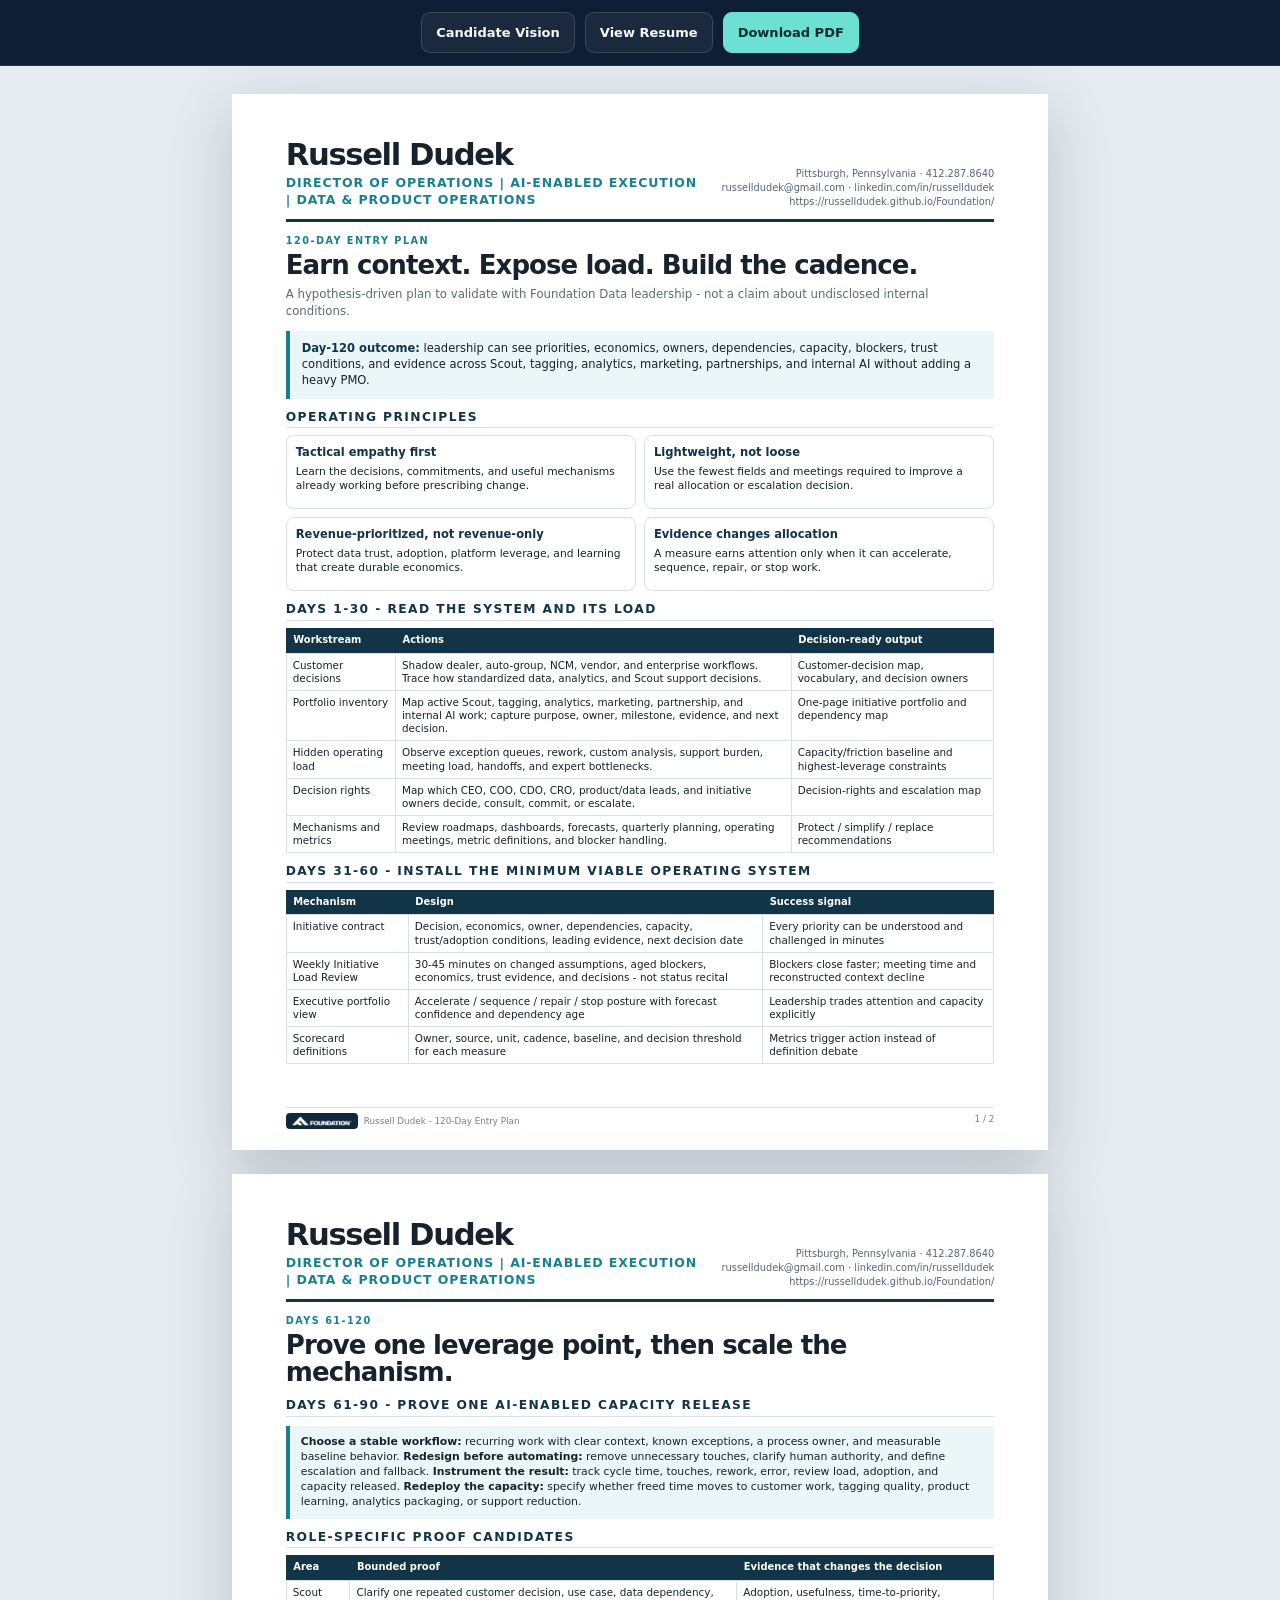
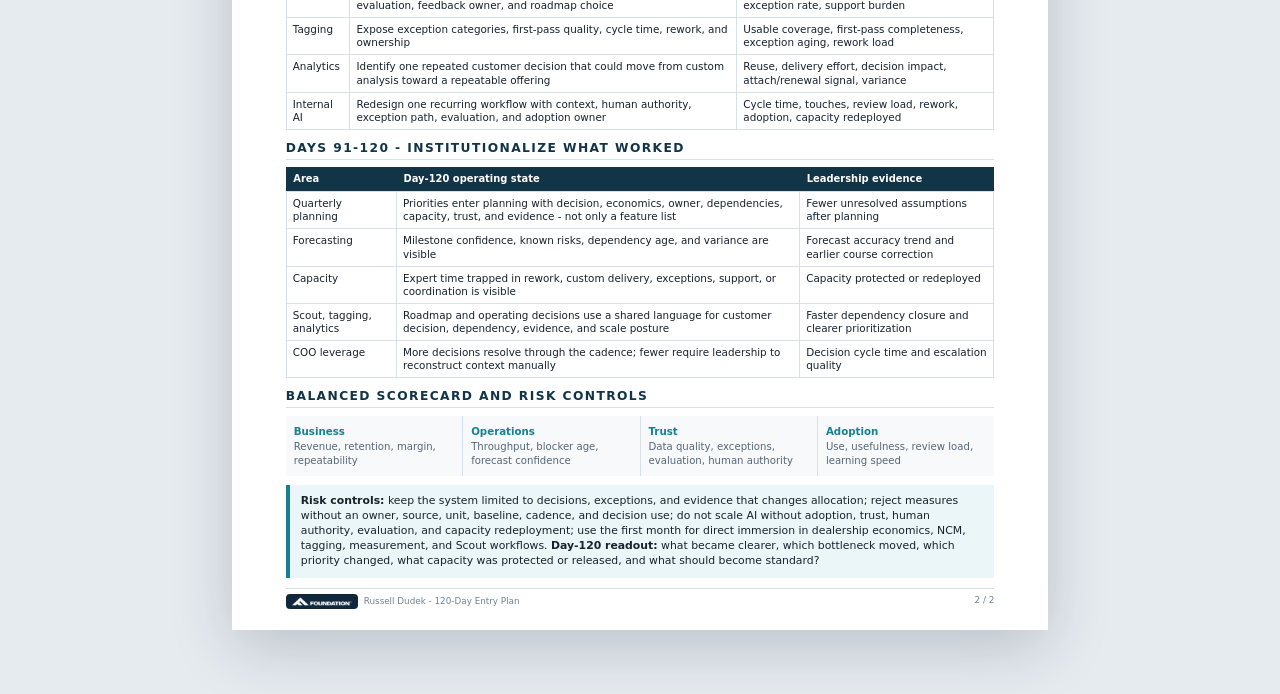
<file: 120-day-plan.html>
<!doctype html><html lang="en"><head><meta charset="utf-8"><meta name="viewport" content="width=device-width,initial-scale=1"><title>Foundation Data 120-Day Plan</title><meta name="description" content="Complete two-page browser-readable 120-day entry plan for Foundation Data Director of Operations."><link rel="stylesheet" href="documents.css"></head><body class="doc-body plan-doc"><nav class="doc-toolbar" aria-label="Document actions"><a href="index.html">Candidate Vision</a><a href="resume.html">View Resume</a><a class="primary" href="docs/Russell-Dudek-Foundation-Data-120-Day-Plan.pdf" download="Russell-Dudek-Foundation-Data-120-Day-Plan.pdf">Download PDF</a></nav><main class="doc-stack"><section class="print-page"><header class="doc-header"><div><div class="doc-name">Russell Dudek</div><div class="doc-role">Director of Operations | AI-Enabled Execution | Data &amp; Product Operations</div></div><div class="doc-contact">Pittsburgh, Pennsylvania &middot; <a href="tel:+14122878640">412.287.8640</a><br><a href="mailto:russelldudek@gmail.com">russelldudek@gmail.com</a> &middot; <a href="https://www.linkedin.com/in/russelldudek">linkedin.com/in/russelldudek</a><br><a href="https://russelldudek.github.io/Foundation/">https://russelldudek.github.io/Foundation/</a></div></header>
<div class="doc-kicker">120-Day Entry Plan</div><h1 class="doc-title">Earn context. Expose load. Build the cadence.</h1><div class="doc-subtitle">A hypothesis-driven plan to validate with Foundation Data leadership - not a claim about undisclosed internal conditions.</div>
<div class="summary"><strong>Day-120 outcome:</strong> leadership can see priorities, economics, owners, dependencies, capacity, blockers, trust conditions, and evidence across Scout, tagging, analytics, marketing, partnerships, and internal AI without adding a heavy PMO.</div>
<div class="doc-section"><h2>Operating Principles</h2><div class="brief-grid">
<div class="brief-card"><h3>Tactical empathy first</h3><p>Learn the decisions, commitments, and useful mechanisms already working before prescribing change.</p></div>
<div class="brief-card"><h3>Lightweight, not loose</h3><p>Use the fewest fields and meetings required to improve a real allocation or escalation decision.</p></div>
<div class="brief-card"><h3>Revenue-prioritized, not revenue-only</h3><p>Protect data trust, adoption, platform leverage, and learning that create durable economics.</p></div>
<div class="brief-card"><h3>Evidence changes allocation</h3><p>A measure earns attention only when it can accelerate, sequence, repair, or stop work.</p></div>
</div></div>
<div class="doc-section"><h2>Days 1-30 - Read the System and Its Load</h2><table class="table compact"><thead><tr><th>Workstream</th><th>Actions</th><th>Decision-ready output</th></tr></thead><tbody>
<tr><td data-label="Workstream">Customer decisions</td><td data-label="Actions">Shadow dealer, auto-group, NCM, vendor, and enterprise workflows. Trace how standardized data, analytics, and Scout support decisions.</td><td data-label="Output">Customer-decision map, vocabulary, and decision owners</td></tr>
<tr><td data-label="Workstream">Portfolio inventory</td><td data-label="Actions">Map active Scout, tagging, analytics, marketing, partnership, and internal AI work; capture purpose, owner, milestone, evidence, and next decision.</td><td data-label="Output">One-page initiative portfolio and dependency map</td></tr>
<tr><td data-label="Workstream">Hidden operating load</td><td data-label="Actions">Observe exception queues, rework, custom analysis, support burden, meeting load, handoffs, and expert bottlenecks.</td><td data-label="Output">Capacity/friction baseline and highest-leverage constraints</td></tr>
<tr><td data-label="Workstream">Decision rights</td><td data-label="Actions">Map which CEO, COO, CDO, CRO, product/data leads, and initiative owners decide, consult, commit, or escalate.</td><td data-label="Output">Decision-rights and escalation map</td></tr>
<tr><td data-label="Workstream">Mechanisms and metrics</td><td data-label="Actions">Review roadmaps, dashboards, forecasts, quarterly planning, operating meetings, metric definitions, and blocker handling.</td><td data-label="Output">Protect / simplify / replace recommendations</td></tr>
</tbody></table></div>
<div class="doc-section"><h2>Days 31-60 - Install the Minimum Viable Operating System</h2><table class="table compact"><thead><tr><th>Mechanism</th><th>Design</th><th>Success signal</th></tr></thead><tbody>
<tr><td data-label="Mechanism">Initiative contract</td><td data-label="Design">Decision, economics, owner, dependencies, capacity, trust/adoption conditions, leading evidence, next decision date</td><td data-label="Success">Every priority can be understood and challenged in minutes</td></tr>
<tr><td data-label="Mechanism">Weekly Initiative Load Review</td><td data-label="Design">30-45 minutes on changed assumptions, aged blockers, economics, trust evidence, and decisions - not status recital</td><td data-label="Success">Blockers close faster; meeting time and reconstructed context decline</td></tr>
<tr><td data-label="Mechanism">Executive portfolio view</td><td data-label="Design">Accelerate / sequence / repair / stop posture with forecast confidence and dependency age</td><td data-label="Success">Leadership trades attention and capacity explicitly</td></tr>
<tr><td data-label="Mechanism">Scorecard definitions</td><td data-label="Design">Owner, source, unit, cadence, baseline, and decision threshold for each measure</td><td data-label="Success">Metrics trigger action instead of definition debate</td></tr>
</tbody></table></div>
<div class="page-footer"><span class="footer-brand"><span class="footer-logo"><img src="assets/brand/foundation-data-logo-white-trimmed.webp" alt="Foundation Data"></span><span>Russell Dudek - 120-Day Entry Plan</span></span><span>1 / 2</span></div></section><section class="print-page"><header class="doc-header"><div><div class="doc-name">Russell Dudek</div><div class="doc-role">Director of Operations | AI-Enabled Execution | Data &amp; Product Operations</div></div><div class="doc-contact">Pittsburgh, Pennsylvania &middot; <a href="tel:+14122878640">412.287.8640</a><br><a href="mailto:russelldudek@gmail.com">russelldudek@gmail.com</a> &middot; <a href="https://www.linkedin.com/in/russelldudek">linkedin.com/in/russelldudek</a><br><a href="https://russelldudek.github.io/Foundation/">https://russelldudek.github.io/Foundation/</a></div></header>
<div class="doc-kicker">Days 61-120</div><h2 class="doc-title">Prove one leverage point, then scale the mechanism.</h2><div class="doc-section"><h2>Days 61-90 - Prove One AI-Enabled Capacity Release</h2><div class="callout"><b>Choose a stable workflow:</b> recurring work with clear context, known exceptions, a process owner, and measurable baseline behavior. <b>Redesign before automating:</b> remove unnecessary touches, clarify human authority, and define escalation and fallback. <b>Instrument the result:</b> track cycle time, touches, rework, error, review load, adoption, and capacity released. <b>Redeploy the capacity:</b> specify whether freed time moves to customer work, tagging quality, product learning, analytics packaging, or support reduction.</div></div><div class="doc-section"><h2>Role-Specific Proof Candidates</h2><table class="table compact"><thead><tr><th>Area</th><th>Bounded proof</th><th>Evidence that changes the decision</th></tr></thead><tbody>
<tr><td data-label="Area">Scout</td><td data-label="Proof">Clarify one repeated customer decision, use case, data dependency, evaluation, feedback owner, and roadmap choice</td><td data-label="Evidence">Adoption, usefulness, time-to-priority, exception rate, support burden</td></tr>
<tr><td data-label="Area">Tagging</td><td data-label="Proof">Expose exception categories, first-pass quality, cycle time, rework, and ownership</td><td data-label="Evidence">Usable coverage, first-pass completeness, exception aging, rework load</td></tr>
<tr><td data-label="Area">Analytics</td><td data-label="Proof">Identify one repeated customer decision that could move from custom analysis toward a repeatable offering</td><td data-label="Evidence">Reuse, delivery effort, decision impact, attach/renewal signal, variance</td></tr>
<tr><td data-label="Area">Internal AI</td><td data-label="Proof">Redesign one recurring workflow with context, human authority, exception path, evaluation, and adoption owner</td><td data-label="Evidence">Cycle time, touches, review load, rework, adoption, capacity redeployed</td></tr>
</tbody></table></div>
<div class="doc-section"><h2>Days 91-120 - Institutionalize What Worked</h2><table class="table compact"><thead><tr><th>Area</th><th>Day-120 operating state</th><th>Leadership evidence</th></tr></thead><tbody>
<tr><td data-label="Area">Quarterly planning</td><td data-label="State">Priorities enter planning with decision, economics, owner, dependencies, capacity, trust, and evidence - not only a feature list</td><td data-label="Evidence">Fewer unresolved assumptions after planning</td></tr>
<tr><td data-label="Area">Forecasting</td><td data-label="State">Milestone confidence, known risks, dependency age, and variance are visible</td><td data-label="Evidence">Forecast accuracy trend and earlier course correction</td></tr>
<tr><td data-label="Area">Capacity</td><td data-label="State">Expert time trapped in rework, custom delivery, exceptions, support, or coordination is visible</td><td data-label="Evidence">Capacity protected or redeployed</td></tr>
<tr><td data-label="Area">Scout, tagging, analytics</td><td data-label="State">Roadmap and operating decisions use a shared language for customer decision, dependency, evidence, and scale posture</td><td data-label="Evidence">Faster dependency closure and clearer prioritization</td></tr>
<tr><td data-label="Area">COO leverage</td><td data-label="State">More decisions resolve through the cadence; fewer require leadership to reconstruct context manually</td><td data-label="Evidence">Decision cycle time and escalation quality</td></tr>
</tbody></table></div>
<div class="doc-section"><h2>Balanced Scorecard and Risk Controls</h2><div class="score-strip"><div><b>Business</b><span>Revenue, retention, margin, repeatability</span></div><div><b>Operations</b><span>Throughput, blocker age, forecast confidence</span></div><div><b>Trust</b><span>Data quality, exceptions, evaluation, human authority</span></div><div><b>Adoption</b><span>Use, usefulness, review load, learning speed</span></div></div><div class="callout"><b>Risk controls:</b> keep the system limited to decisions, exceptions, and evidence that changes allocation; reject measures without an owner, source, unit, baseline, cadence, and decision use; do not scale AI without adoption, trust, human authority, evaluation, and capacity redeployment; use the first month for direct immersion in dealership economics, NCM, tagging, measurement, and Scout workflows. <b>Day-120 readout:</b> what became clearer, which bottleneck moved, which priority changed, what capacity was protected or released, and what should become standard?</div></div>
<div class="page-footer"><span class="footer-brand"><span class="footer-logo"><img src="assets/brand/foundation-data-logo-white-trimmed.webp" alt="Foundation Data"></span><span>Russell Dudek - 120-Day Entry Plan</span></span><span>2 / 2</span></div></section></main></body></html>
</file>
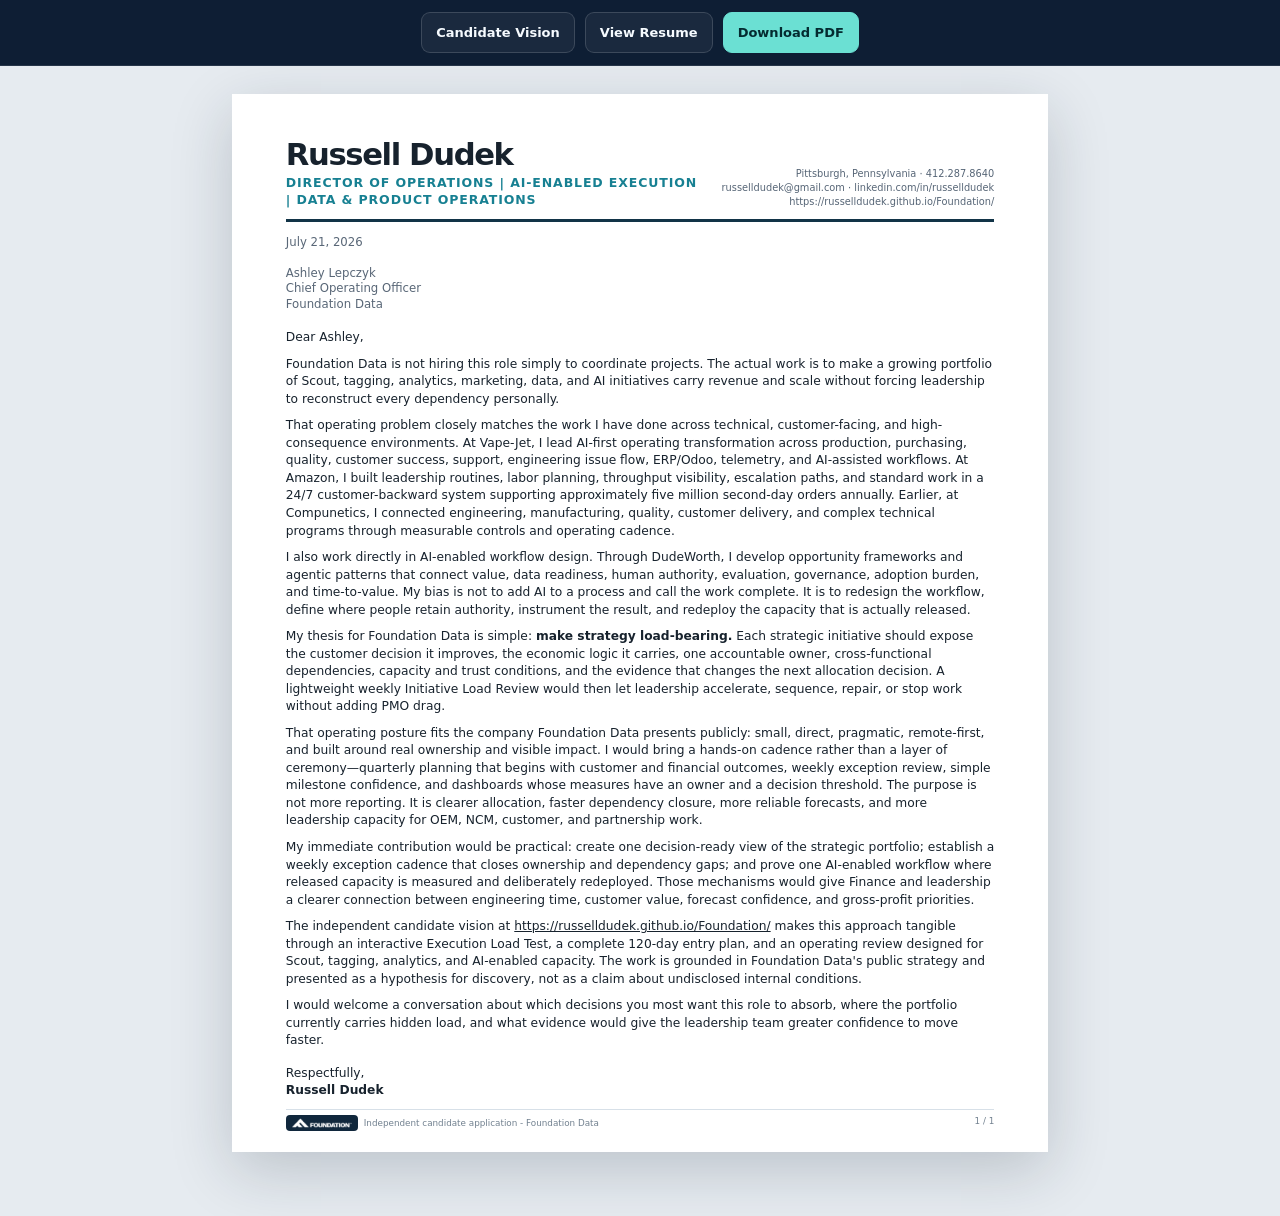
<file: cover-letter.html>
<!doctype html><html lang="en"><head><meta charset="utf-8"><meta name="viewport" content="width=device-width,initial-scale=1"><title>Russell Dudek Cover Letter | Foundation Data</title><meta name="description" content="Complete one-page browser-readable cover letter for Foundation Data Director of Operations with native PDF download."><link rel="stylesheet" href="documents.css"></head><body class="doc-body cover-doc"><nav class="doc-toolbar" aria-label="Document actions"><a href="index.html">Candidate Vision</a><a href="resume.html">View Resume</a><a class="primary" href="docs/Russell-Dudek-Foundation-Data-Cover-Letter.pdf" download="Russell-Dudek-Foundation-Data-Cover-Letter.pdf">Download PDF</a></nav><main class="doc-stack"><section class="print-page"><header class="doc-header"><div><h1 class="doc-name">Russell Dudek</h1><div class="doc-role">Director of Operations | AI-Enabled Execution | Data &amp; Product Operations</div></div><div class="doc-contact">Pittsburgh, Pennsylvania &middot; <a href="tel:+14122878640">412.287.8640</a><br><a href="mailto:russelldudek@gmail.com">russelldudek@gmail.com</a> &middot; <a href="https://www.linkedin.com/in/russelldudek">linkedin.com/in/russelldudek</a><br><a href="https://russelldudek.github.io/Foundation/">https://russelldudek.github.io/Foundation/</a></div></header>
<div class="letter-meta">July 21, 2026<br><br>Ashley Lepczyk<br>Chief Operating Officer<br>Foundation Data</div>
<div class="letter-body">
<p>Dear Ashley,</p>
<p>Foundation Data is not hiring this role simply to coordinate projects. The actual work is to make a growing portfolio of Scout, tagging, analytics, marketing, data, and AI initiatives carry revenue and scale without forcing leadership to reconstruct every dependency personally.</p>
<p>That operating problem closely matches the work I have done across technical, customer-facing, and high-consequence environments. At Vape-Jet, I lead AI-first operating transformation across production, purchasing, quality, customer success, support, engineering issue flow, ERP/Odoo, telemetry, and AI-assisted workflows. At Amazon, I built leadership routines, labor planning, throughput visibility, escalation paths, and standard work in a 24/7 customer-backward system supporting approximately five million second-day orders annually. Earlier, at Compunetics, I connected engineering, manufacturing, quality, customer delivery, and complex technical programs through measurable controls and operating cadence.</p>
<p>I also work directly in AI-enabled workflow design. Through DudeWorth, I develop opportunity frameworks and agentic patterns that connect value, data readiness, human authority, evaluation, governance, adoption burden, and time-to-value. My bias is not to add AI to a process and call the work complete. It is to redesign the workflow, define where people retain authority, instrument the result, and redeploy the capacity that is actually released.</p>
<p>My thesis for Foundation Data is simple: <b>make strategy load-bearing.</b> Each strategic initiative should expose the customer decision it improves, the economic logic it carries, one accountable owner, cross-functional dependencies, capacity and trust conditions, and the evidence that changes the next allocation decision. A lightweight weekly Initiative Load Review would then let leadership accelerate, sequence, repair, or stop work without adding PMO drag.</p><p>That operating posture fits the company Foundation Data presents publicly: small, direct, pragmatic, remote-first, and built around real ownership and visible impact. I would bring a hands-on cadence rather than a layer of ceremony&mdash;quarterly planning that begins with customer and financial outcomes, weekly exception review, simple milestone confidence, and dashboards whose measures have an owner and a decision threshold. The purpose is not more reporting. It is clearer allocation, faster dependency closure, more reliable forecasts, and more leadership capacity for OEM, NCM, customer, and partnership work.</p>
<p>My immediate contribution would be practical: create one decision-ready view of the strategic portfolio; establish a weekly exception cadence that closes ownership and dependency gaps; and prove one AI-enabled workflow where released capacity is measured and deliberately redeployed. Those mechanisms would give Finance and leadership a clearer connection between engineering time, customer value, forecast confidence, and gross-profit priorities.</p>
<p>The independent candidate vision at <a href="https://russelldudek.github.io/Foundation/">https://russelldudek.github.io/Foundation/</a> makes this approach tangible through an interactive Execution Load Test, a complete 120-day entry plan, and an operating review designed for Scout, tagging, analytics, and AI-enabled capacity. The work is grounded in Foundation Data's public strategy and presented as a hypothesis for discovery, not as a claim about undisclosed internal conditions.</p>
<p>I would welcome a conversation about which decisions you most want this role to absorb, where the portfolio currently carries hidden load, and what evidence would give the leadership team greater confidence to move faster.</p>
<p class="signature">Respectfully,<br><b>Russell Dudek</b></p>
</div>
<div class="page-footer"><span class="footer-brand"><span class="footer-logo"><img src="assets/brand/foundation-data-logo-white-trimmed.webp" alt="Foundation Data"></span><span>Independent candidate application - Foundation Data</span></span><span>1 / 1</span></div></section></main></body></html>
</file>
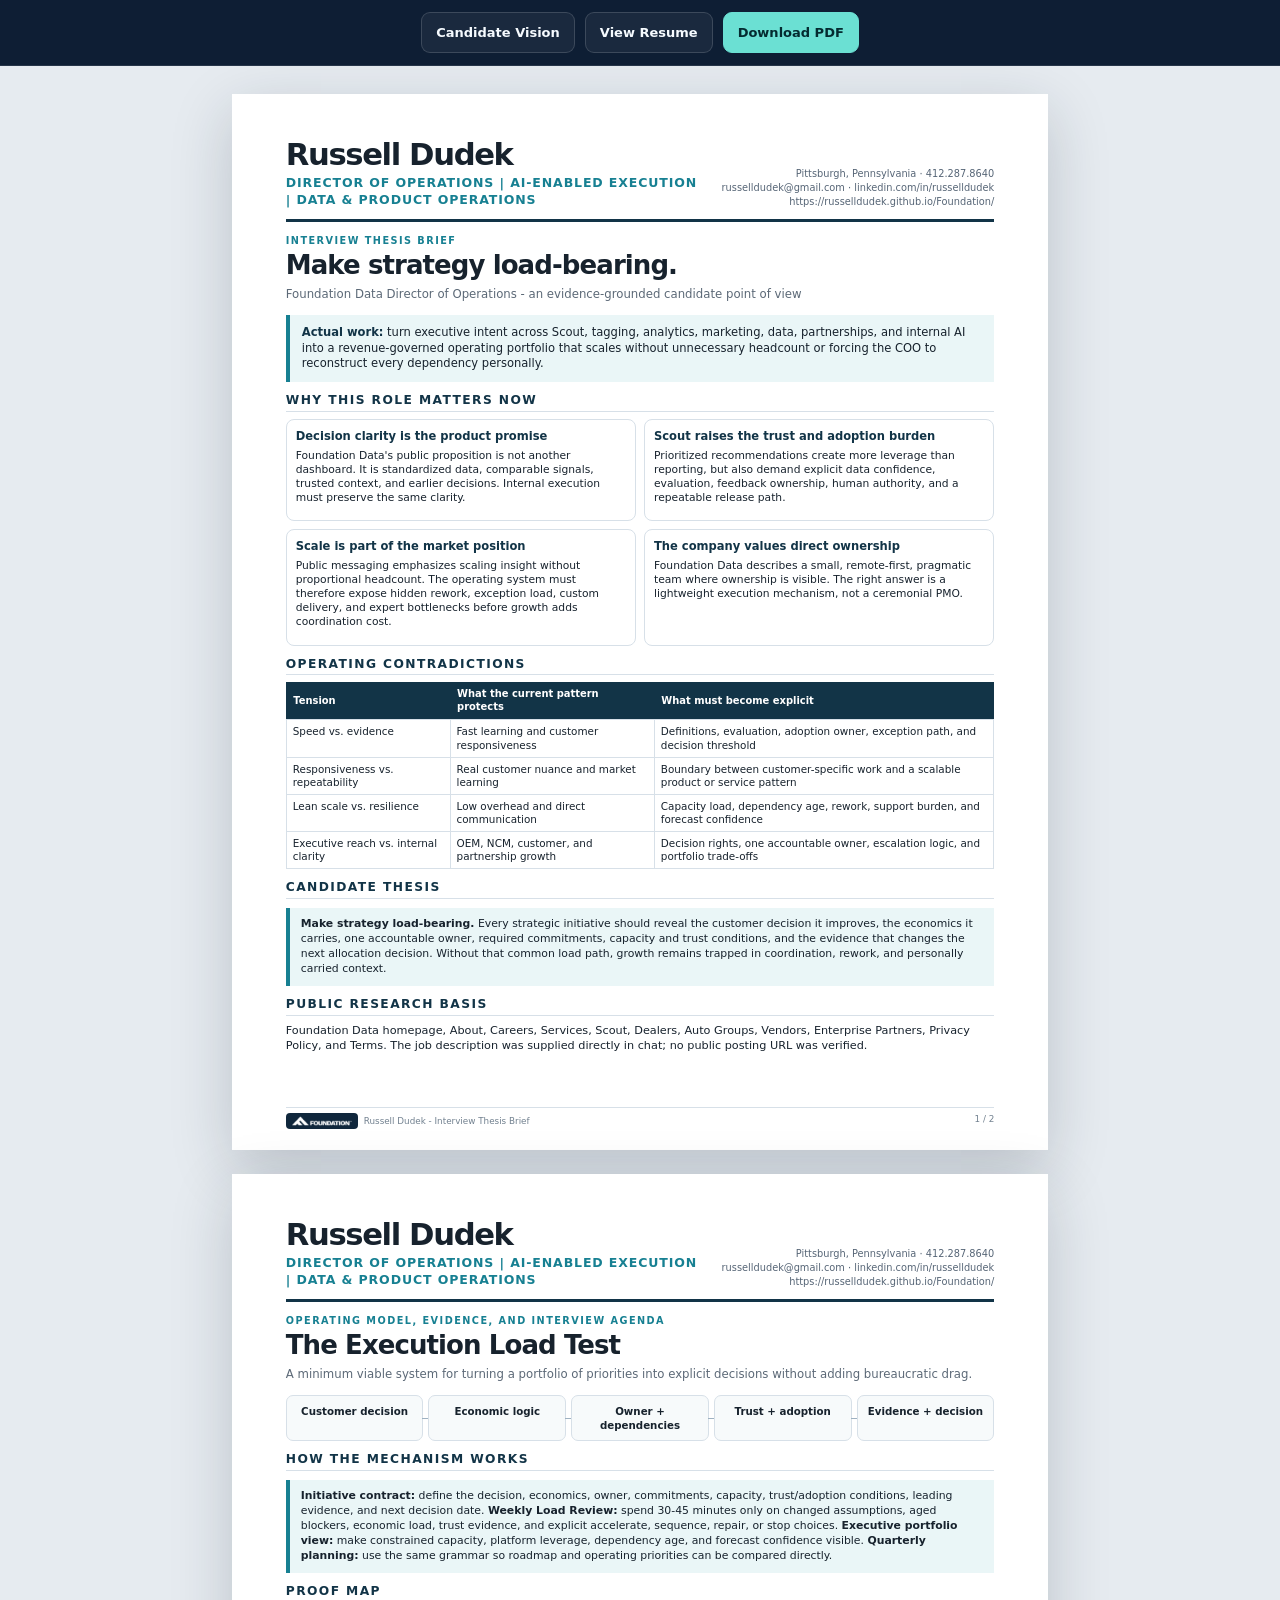
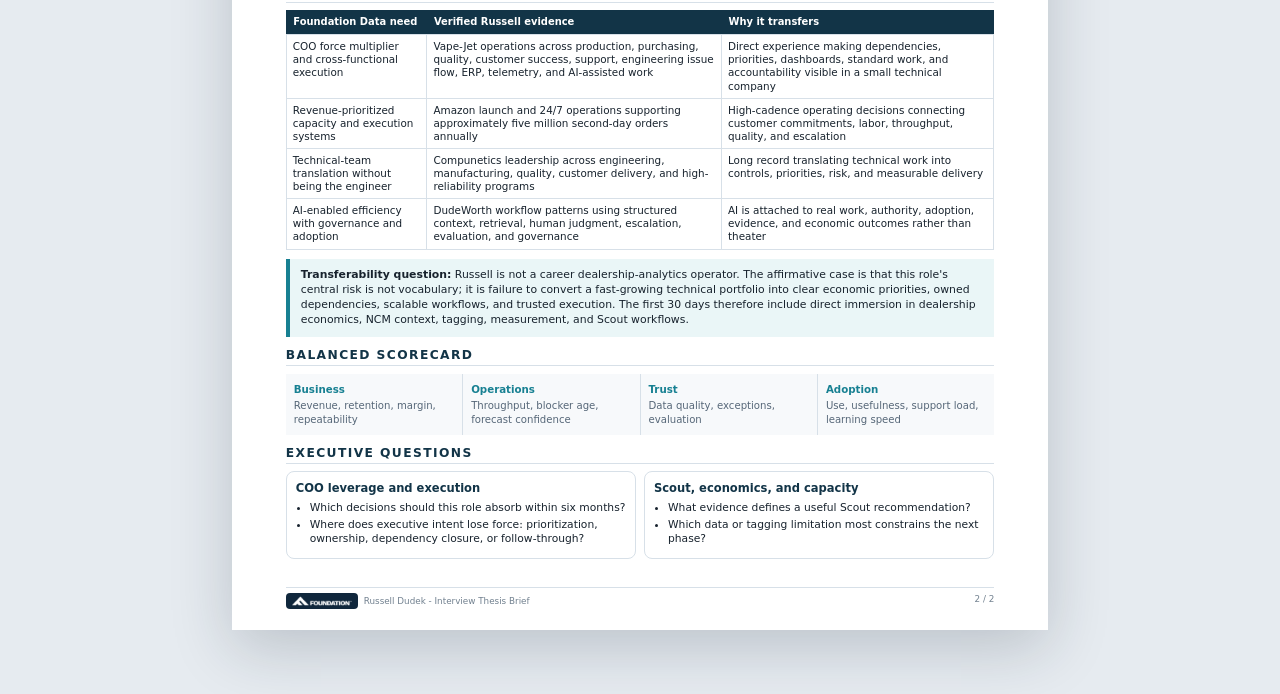
<file: interview-brief.html>
<!doctype html><html lang="en"><head><meta charset="utf-8"><meta name="viewport" content="width=device-width,initial-scale=1"><title>Foundation Data Interview Thesis Brief</title><meta name="description" content="Complete two-page browser-readable interview thesis brief for Foundation Data Director of Operations."><link rel="stylesheet" href="documents.css"></head><body class="doc-body brief-doc"><nav class="doc-toolbar" aria-label="Document actions"><a href="index.html">Candidate Vision</a><a href="resume.html">View Resume</a><a class="primary" href="docs/Russell-Dudek-Foundation-Data-Interview-Thesis-Brief.pdf" download="Russell-Dudek-Foundation-Data-Interview-Thesis-Brief.pdf">Download PDF</a></nav><main class="doc-stack"><section class="print-page"><header class="doc-header"><div><div class="doc-name">Russell Dudek</div><div class="doc-role">Director of Operations | AI-Enabled Execution | Data &amp; Product Operations</div></div><div class="doc-contact">Pittsburgh, Pennsylvania &middot; <a href="tel:+14122878640">412.287.8640</a><br><a href="mailto:russelldudek@gmail.com">russelldudek@gmail.com</a> &middot; <a href="https://www.linkedin.com/in/russelldudek">linkedin.com/in/russelldudek</a><br><a href="https://russelldudek.github.io/Foundation/">https://russelldudek.github.io/Foundation/</a></div></header>
<div class="doc-kicker">Interview Thesis Brief</div><h1 class="doc-title">Make strategy load-bearing.</h1><div class="doc-subtitle">Foundation Data Director of Operations - an evidence-grounded candidate point of view</div>
<div class="summary"><strong>Actual work:</strong> turn executive intent across Scout, tagging, analytics, marketing, data, partnerships, and internal AI into a revenue-governed operating portfolio that scales without unnecessary headcount or forcing the COO to reconstruct every dependency personally.</div>
<div class="doc-section"><h2>Why This Role Matters Now</h2><div class="brief-grid">
<div class="brief-card"><h3>Decision clarity is the product promise</h3><p>Foundation Data's public proposition is not another dashboard. It is standardized data, comparable signals, trusted context, and earlier decisions. Internal execution must preserve the same clarity.</p></div>
<div class="brief-card"><h3>Scout raises the trust and adoption burden</h3><p>Prioritized recommendations create more leverage than reporting, but also demand explicit data confidence, evaluation, feedback ownership, human authority, and a repeatable release path.</p></div>
<div class="brief-card"><h3>Scale is part of the market position</h3><p>Public messaging emphasizes scaling insight without proportional headcount. The operating system must therefore expose hidden rework, exception load, custom delivery, and expert bottlenecks before growth adds coordination cost.</p></div>
<div class="brief-card"><h3>The company values direct ownership</h3><p>Foundation Data describes a small, remote-first, pragmatic team where ownership is visible. The right answer is a lightweight execution mechanism, not a ceremonial PMO.</p></div>
</div></div>
<div class="doc-section"><h2>Operating Contradictions</h2><table class="table compact"><thead><tr><th>Tension</th><th>What the current pattern protects</th><th>What must become explicit</th></tr></thead><tbody>
<tr><td data-label="Tension">Speed vs. evidence</td><td data-label="What it protects">Fast learning and customer responsiveness</td><td data-label="What becomes explicit">Definitions, evaluation, adoption owner, exception path, and decision threshold</td></tr>
<tr><td data-label="Tension">Responsiveness vs. repeatability</td><td data-label="What it protects">Real customer nuance and market learning</td><td data-label="What becomes explicit">Boundary between customer-specific work and a scalable product or service pattern</td></tr>
<tr><td data-label="Tension">Lean scale vs. resilience</td><td data-label="What it protects">Low overhead and direct communication</td><td data-label="What becomes explicit">Capacity load, dependency age, rework, support burden, and forecast confidence</td></tr>
<tr><td data-label="Tension">Executive reach vs. internal clarity</td><td data-label="What it protects">OEM, NCM, customer, and partnership growth</td><td data-label="What becomes explicit">Decision rights, one accountable owner, escalation logic, and portfolio trade-offs</td></tr>
</tbody></table></div>
<div class="doc-section"><h2>Candidate Thesis</h2><div class="callout"><b>Make strategy load-bearing.</b> Every strategic initiative should reveal the customer decision it improves, the economics it carries, one accountable owner, required commitments, capacity and trust conditions, and the evidence that changes the next allocation decision. Without that common load path, growth remains trapped in coordination, rework, and personally carried context.</div></div><div class="doc-section source-note"><h2>Public Research Basis</h2><p>Foundation Data homepage, About, Careers, Services, Scout, Dealers, Auto Groups, Vendors, Enterprise Partners, Privacy Policy, and Terms. The job description was supplied directly in chat; no public posting URL was verified.</p></div>
<div class="page-footer"><span class="footer-brand"><span class="footer-logo"><img src="assets/brand/foundation-data-logo-white-trimmed.webp" alt="Foundation Data"></span><span>Russell Dudek - Interview Thesis Brief</span></span><span>1 / 2</span></div></section><section class="print-page"><header class="doc-header"><div><div class="doc-name">Russell Dudek</div><div class="doc-role">Director of Operations | AI-Enabled Execution | Data &amp; Product Operations</div></div><div class="doc-contact">Pittsburgh, Pennsylvania &middot; <a href="tel:+14122878640">412.287.8640</a><br><a href="mailto:russelldudek@gmail.com">russelldudek@gmail.com</a> &middot; <a href="https://www.linkedin.com/in/russelldudek">linkedin.com/in/russelldudek</a><br><a href="https://russelldudek.github.io/Foundation/">https://russelldudek.github.io/Foundation/</a></div></header>
<div class="doc-kicker">Operating Model, Evidence, and Interview Agenda</div><h2 class="doc-title">The Execution Load Test</h2><div class="doc-subtitle">A minimum viable system for turning a portfolio of priorities into explicit decisions without adding bureaucratic drag.</div>
<div class="flow-row"><div>Customer decision</div><div>Economic logic</div><div>Owner + dependencies</div><div>Trust + adoption</div><div>Evidence + decision</div></div>
<div class="doc-section"><h2>How the Mechanism Works</h2><div class="callout"><b>Initiative contract:</b> define the decision, economics, owner, commitments, capacity, trust/adoption conditions, leading evidence, and next decision date. <b>Weekly Load Review:</b> spend 30-45 minutes only on changed assumptions, aged blockers, economic load, trust evidence, and explicit accelerate, sequence, repair, or stop choices. <b>Executive portfolio view:</b> make constrained capacity, platform leverage, dependency age, and forecast confidence visible. <b>Quarterly planning:</b> use the same grammar so roadmap and operating priorities can be compared directly.</div></div><div class="doc-section"><h2>Proof Map</h2><table class="table compact"><thead><tr><th>Foundation Data need</th><th>Verified Russell evidence</th><th>Why it transfers</th></tr></thead><tbody>
<tr><td data-label="Need">COO force multiplier and cross-functional execution</td><td data-label="Evidence">Vape-Jet operations across production, purchasing, quality, customer success, support, engineering issue flow, ERP, telemetry, and AI-assisted work</td><td data-label="Transfer">Direct experience making dependencies, priorities, dashboards, standard work, and accountability visible in a small technical company</td></tr>
<tr><td data-label="Need">Revenue-prioritized capacity and execution systems</td><td data-label="Evidence">Amazon launch and 24/7 operations supporting approximately five million second-day orders annually</td><td data-label="Transfer">High-cadence operating decisions connecting customer commitments, labor, throughput, quality, and escalation</td></tr>
<tr><td data-label="Need">Technical-team translation without being the engineer</td><td data-label="Evidence">Compunetics leadership across engineering, manufacturing, quality, customer delivery, and high-reliability programs</td><td data-label="Transfer">Long record translating technical work into controls, priorities, risk, and measurable delivery</td></tr>
<tr><td data-label="Need">AI-enabled efficiency with governance and adoption</td><td data-label="Evidence">DudeWorth workflow patterns using structured context, retrieval, human judgment, escalation, evaluation, and governance</td><td data-label="Transfer">AI is attached to real work, authority, adoption, evidence, and economic outcomes rather than theater</td></tr>
</tbody></table><div class="callout"><b>Transferability question:</b> Russell is not a career dealership-analytics operator. The affirmative case is that this role's central risk is not vocabulary; it is failure to convert a fast-growing technical portfolio into clear economic priorities, owned dependencies, scalable workflows, and trusted execution. The first 30 days therefore include direct immersion in dealership economics, NCM context, tagging, measurement, and Scout workflows.</div></div>
<div class="doc-section"><h2>Balanced Scorecard</h2><div class="score-strip"><div><b>Business</b><span>Revenue, retention, margin, repeatability</span></div><div><b>Operations</b><span>Throughput, blocker age, forecast confidence</span></div><div><b>Trust</b><span>Data quality, exceptions, evaluation</span></div><div><b>Adoption</b><span>Use, usefulness, support load, learning speed</span></div></div></div>
<div class="doc-section"><h2>Executive Questions</h2><div class="brief-grid">
<div class="brief-card"><h3>COO leverage and execution</h3><ul><li>Which decisions should this role absorb within six months?</li><li>Where does executive intent lose force: prioritization, ownership, dependency closure, or follow-through?</li></ul></div>
<div class="brief-card"><h3>Scout, economics, and capacity</h3><ul><li>What evidence defines a useful Scout recommendation?</li><li>Which data or tagging limitation most constrains the next phase?</li></ul></div>
</div></div><div class="page-footer"><span class="footer-brand"><span class="footer-logo"><img src="assets/brand/foundation-data-logo-white-trimmed.webp" alt="Foundation Data"></span><span>Russell Dudek - Interview Thesis Brief</span></span><span>2 / 2</span></div></section></main></body></html>
</file>
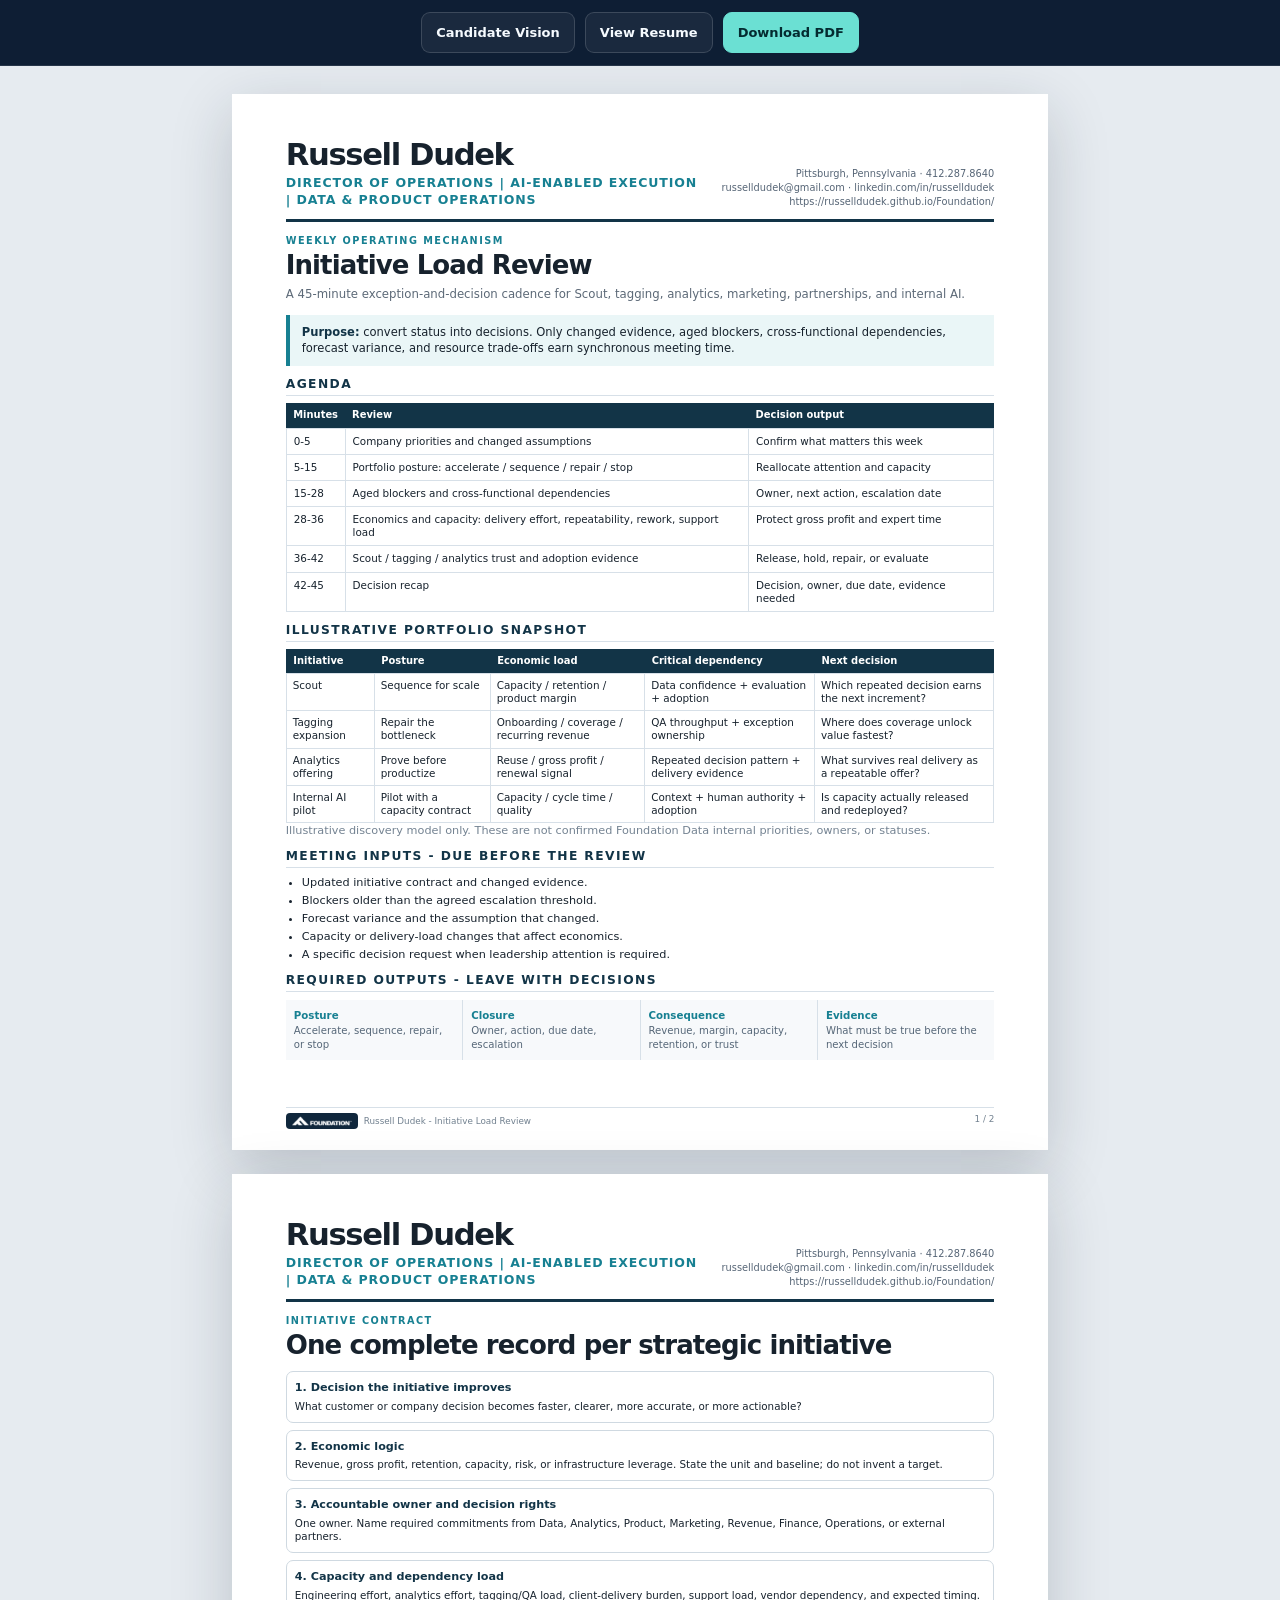
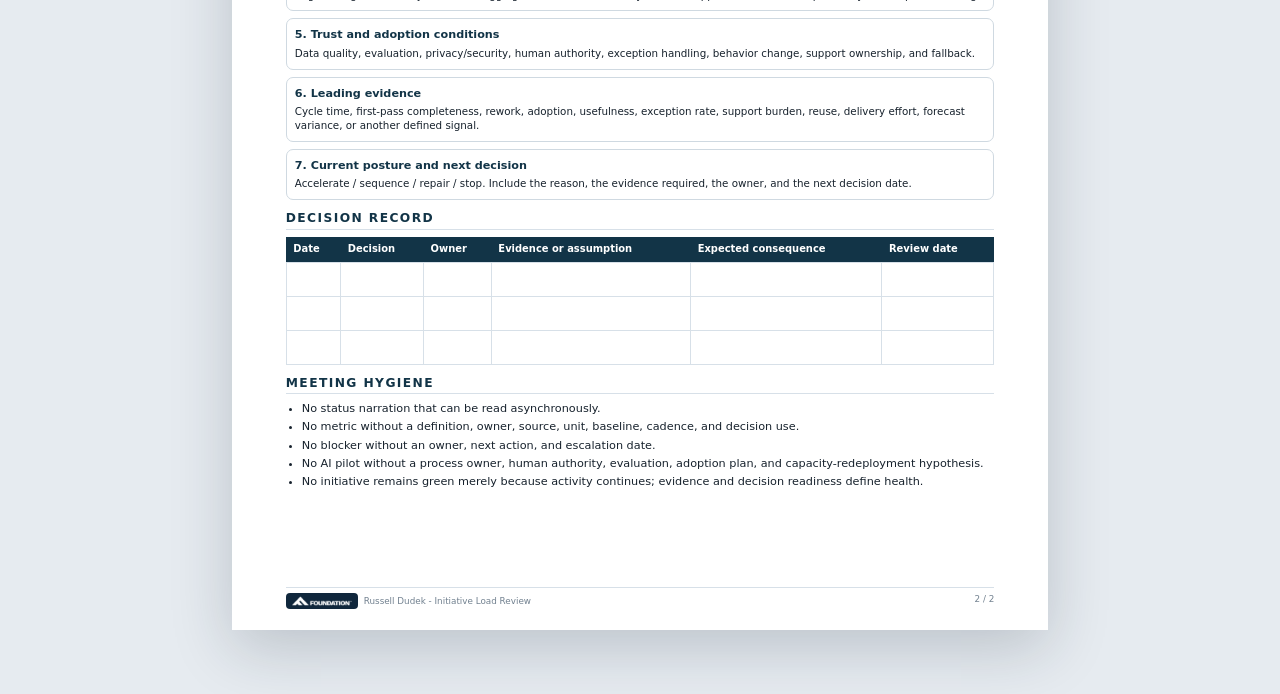
<file: operating-review.html>
<!doctype html><html lang="en"><head><meta charset="utf-8"><meta name="viewport" content="width=device-width,initial-scale=1"><title>Foundation Data Initiative Load Review</title><meta name="description" content="Complete two-page browser-readable Initiative Load Review for Foundation Data Director of Operations."><link rel="stylesheet" href="documents.css"></head><body class="doc-body review-doc"><nav class="doc-toolbar" aria-label="Document actions"><a href="index.html">Candidate Vision</a><a href="resume.html">View Resume</a><a class="primary" href="docs/Russell-Dudek-Foundation-Data-Operating-Review.pdf" download="Russell-Dudek-Foundation-Data-Operating-Review.pdf">Download PDF</a></nav><main class="doc-stack"><section class="print-page"><header class="doc-header"><div><div class="doc-name">Russell Dudek</div><div class="doc-role">Director of Operations | AI-Enabled Execution | Data &amp; Product Operations</div></div><div class="doc-contact">Pittsburgh, Pennsylvania &middot; <a href="tel:+14122878640">412.287.8640</a><br><a href="mailto:russelldudek@gmail.com">russelldudek@gmail.com</a> &middot; <a href="https://www.linkedin.com/in/russelldudek">linkedin.com/in/russelldudek</a><br><a href="https://russelldudek.github.io/Foundation/">https://russelldudek.github.io/Foundation/</a></div></header>
<div class="doc-kicker">Weekly Operating Mechanism</div><h1 class="doc-title">Initiative Load Review</h1><div class="doc-subtitle">A 45-minute exception-and-decision cadence for Scout, tagging, analytics, marketing, partnerships, and internal AI.</div>
<div class="summary"><strong>Purpose:</strong> convert status into decisions. Only changed evidence, aged blockers, cross-functional dependencies, forecast variance, and resource trade-offs earn synchronous meeting time.</div>
<div class="doc-section"><h2>Agenda</h2><table class="table"><thead><tr><th>Minutes</th><th>Review</th><th>Decision output</th></tr></thead><tbody>
<tr><td data-label="Minutes">0-5</td><td data-label="Review">Company priorities and changed assumptions</td><td data-label="Decision output">Confirm what matters this week</td></tr>
<tr><td data-label="Minutes">5-15</td><td data-label="Review">Portfolio posture: accelerate / sequence / repair / stop</td><td data-label="Decision output">Reallocate attention and capacity</td></tr>
<tr><td data-label="Minutes">15-28</td><td data-label="Review">Aged blockers and cross-functional dependencies</td><td data-label="Decision output">Owner, next action, escalation date</td></tr>
<tr><td data-label="Minutes">28-36</td><td data-label="Review">Economics and capacity: delivery effort, repeatability, rework, support load</td><td data-label="Decision output">Protect gross profit and expert time</td></tr>
<tr><td data-label="Minutes">36-42</td><td data-label="Review">Scout / tagging / analytics trust and adoption evidence</td><td data-label="Decision output">Release, hold, repair, or evaluate</td></tr>
<tr><td data-label="Minutes">42-45</td><td data-label="Review">Decision recap</td><td data-label="Decision output">Decision, owner, due date, evidence needed</td></tr>
</tbody></table></div>
<div class="doc-section"><h2>Illustrative Portfolio Snapshot</h2><table class="table compact"><thead><tr><th>Initiative</th><th>Posture</th><th>Economic load</th><th>Critical dependency</th><th>Next decision</th></tr></thead><tbody>
<tr><td data-label="Initiative">Scout</td><td data-label="Posture">Sequence for scale</td><td data-label="Economic load">Capacity / retention / product margin</td><td data-label="Critical dependency">Data confidence + evaluation + adoption</td><td data-label="Next decision">Which repeated decision earns the next increment?</td></tr>
<tr><td data-label="Initiative">Tagging expansion</td><td data-label="Posture">Repair the bottleneck</td><td data-label="Economic load">Onboarding / coverage / recurring revenue</td><td data-label="Critical dependency">QA throughput + exception ownership</td><td data-label="Next decision">Where does coverage unlock value fastest?</td></tr>
<tr><td data-label="Initiative">Analytics offering</td><td data-label="Posture">Prove before productize</td><td data-label="Economic load">Reuse / gross profit / renewal signal</td><td data-label="Critical dependency">Repeated decision pattern + delivery evidence</td><td data-label="Next decision">What survives real delivery as a repeatable offer?</td></tr>
<tr><td data-label="Initiative">Internal AI pilot</td><td data-label="Posture">Pilot with a capacity contract</td><td data-label="Economic load">Capacity / cycle time / quality</td><td data-label="Critical dependency">Context + human authority + adoption</td><td data-label="Next decision">Is capacity actually released and redeployed?</td></tr>
</tbody></table><p class="sheet-note">Illustrative discovery model only. These are not confirmed Foundation Data internal priorities, owners, or statuses.</p></div>
<div class="doc-section"><h2>Meeting Inputs - Due Before the Review</h2><ul><li>Updated initiative contract and changed evidence.</li><li>Blockers older than the agreed escalation threshold.</li><li>Forecast variance and the assumption that changed.</li><li>Capacity or delivery-load changes that affect economics.</li><li>A specific decision request when leadership attention is required.</li></ul></div>
<div class="doc-section"><h2>Required Outputs - Leave With Decisions</h2><div class="score-strip"><div><b>Posture</b><span>Accelerate, sequence, repair, or stop</span></div><div><b>Closure</b><span>Owner, action, due date, escalation</span></div><div><b>Consequence</b><span>Revenue, margin, capacity, retention, or trust</span></div><div><b>Evidence</b><span>What must be true before the next decision</span></div></div></div>
<div class="page-footer"><span class="footer-brand"><span class="footer-logo"><img src="assets/brand/foundation-data-logo-white-trimmed.webp" alt="Foundation Data"></span><span>Russell Dudek - Initiative Load Review</span></span><span>1 / 2</span></div></section><section class="print-page"><header class="doc-header"><div><div class="doc-name">Russell Dudek</div><div class="doc-role">Director of Operations | AI-Enabled Execution | Data &amp; Product Operations</div></div><div class="doc-contact">Pittsburgh, Pennsylvania &middot; <a href="tel:+14122878640">412.287.8640</a><br><a href="mailto:russelldudek@gmail.com">russelldudek@gmail.com</a> &middot; <a href="https://www.linkedin.com/in/russelldudek">linkedin.com/in/russelldudek</a><br><a href="https://russelldudek.github.io/Foundation/">https://russelldudek.github.io/Foundation/</a></div></header>
<div class="doc-kicker">Initiative Contract</div><h2 class="doc-title">One complete record per strategic initiative</h2>
<div class="doc-section"><div class="review-box"><h3>1. Decision the initiative improves</h3><p>What customer or company decision becomes faster, clearer, more accurate, or more actionable?</p></div><div class="review-box"><h3>2. Economic logic</h3><p>Revenue, gross profit, retention, capacity, risk, or infrastructure leverage. State the unit and baseline; do not invent a target.</p></div><div class="review-box"><h3>3. Accountable owner and decision rights</h3><p>One owner. Name required commitments from Data, Analytics, Product, Marketing, Revenue, Finance, Operations, or external partners.</p></div><div class="review-box"><h3>4. Capacity and dependency load</h3><p>Engineering effort, analytics effort, tagging/QA load, client-delivery burden, support load, vendor dependency, and expected timing.</p></div><div class="review-box"><h3>5. Trust and adoption conditions</h3><p>Data quality, evaluation, privacy/security, human authority, exception handling, behavior change, support ownership, and fallback.</p></div><div class="review-box"><h3>6. Leading evidence</h3><p>Cycle time, first-pass completeness, rework, adoption, usefulness, exception rate, support burden, reuse, delivery effort, forecast variance, or another defined signal.</p></div><div class="review-box"><h3>7. Current posture and next decision</h3><p>Accelerate / sequence / repair / stop. Include the reason, the evidence required, the owner, and the next decision date.</p></div></div>
<div class="doc-section"><h2>Decision Record</h2><table class="table decision-record"><thead><tr><th>Date</th><th>Decision</th><th>Owner</th><th>Evidence or assumption</th><th>Expected consequence</th><th>Review date</th></tr></thead><tbody><tr><td data-label="Date">&nbsp;</td><td data-label="Decision"></td><td data-label="Owner"></td><td data-label="Evidence or assumption"></td><td data-label="Expected consequence"></td><td data-label="Review date"></td></tr><tr><td data-label="Date">&nbsp;</td><td data-label="Decision"></td><td data-label="Owner"></td><td data-label="Evidence or assumption"></td><td data-label="Expected consequence"></td><td data-label="Review date"></td></tr><tr><td data-label="Date">&nbsp;</td><td data-label="Decision"></td><td data-label="Owner"></td><td data-label="Evidence or assumption"></td><td data-label="Expected consequence"></td><td data-label="Review date"></td></tr></tbody></table></div>
<div class="doc-section"><h2>Meeting Hygiene</h2><ul><li>No status narration that can be read asynchronously.</li><li>No metric without a definition, owner, source, unit, baseline, cadence, and decision use.</li><li>No blocker without an owner, next action, and escalation date.</li><li>No AI pilot without a process owner, human authority, evaluation, adoption plan, and capacity-redeployment hypothesis.</li><li>No initiative remains green merely because activity continues; evidence and decision readiness define health.</li></ul></div>
<div class="page-footer"><span class="footer-brand"><span class="footer-logo"><img src="assets/brand/foundation-data-logo-white-trimmed.webp" alt="Foundation Data"></span><span>Russell Dudek - Initiative Load Review</span></span><span>2 / 2</span></div></section></main></body></html>
</file>
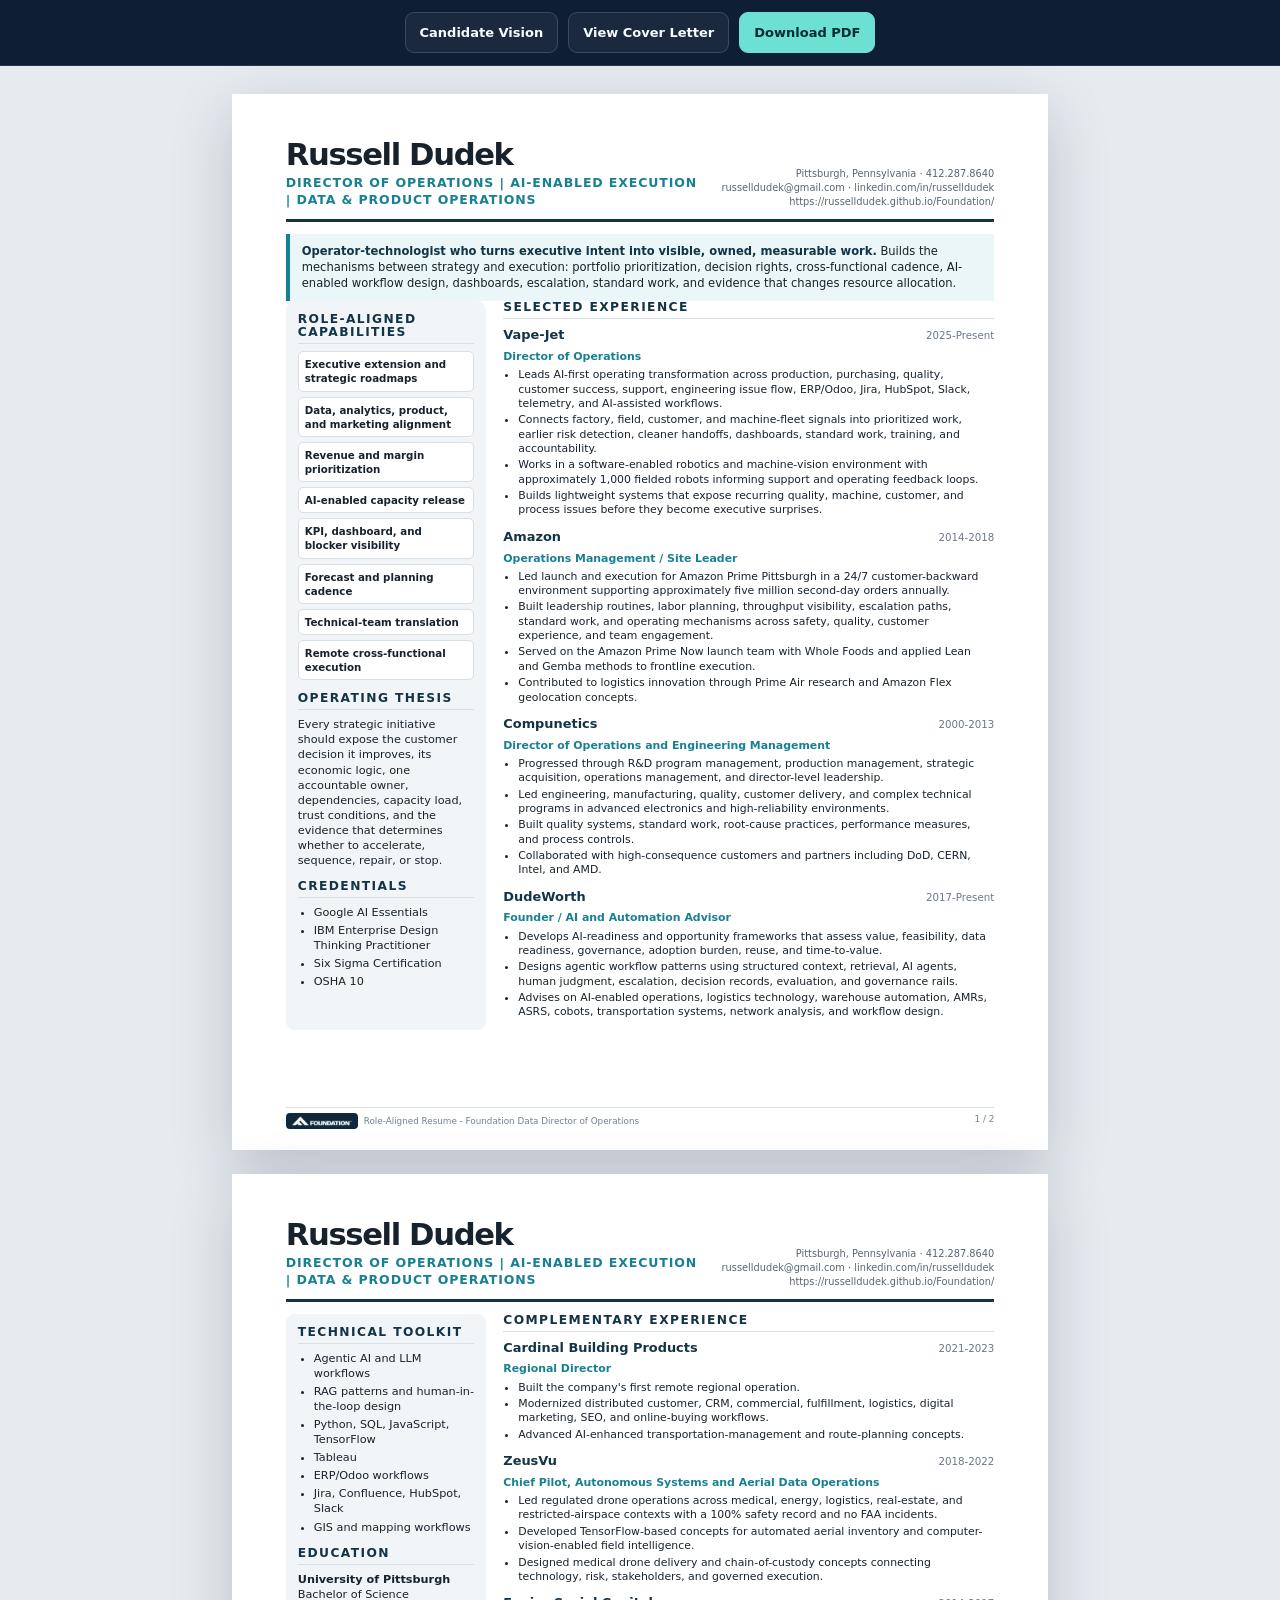
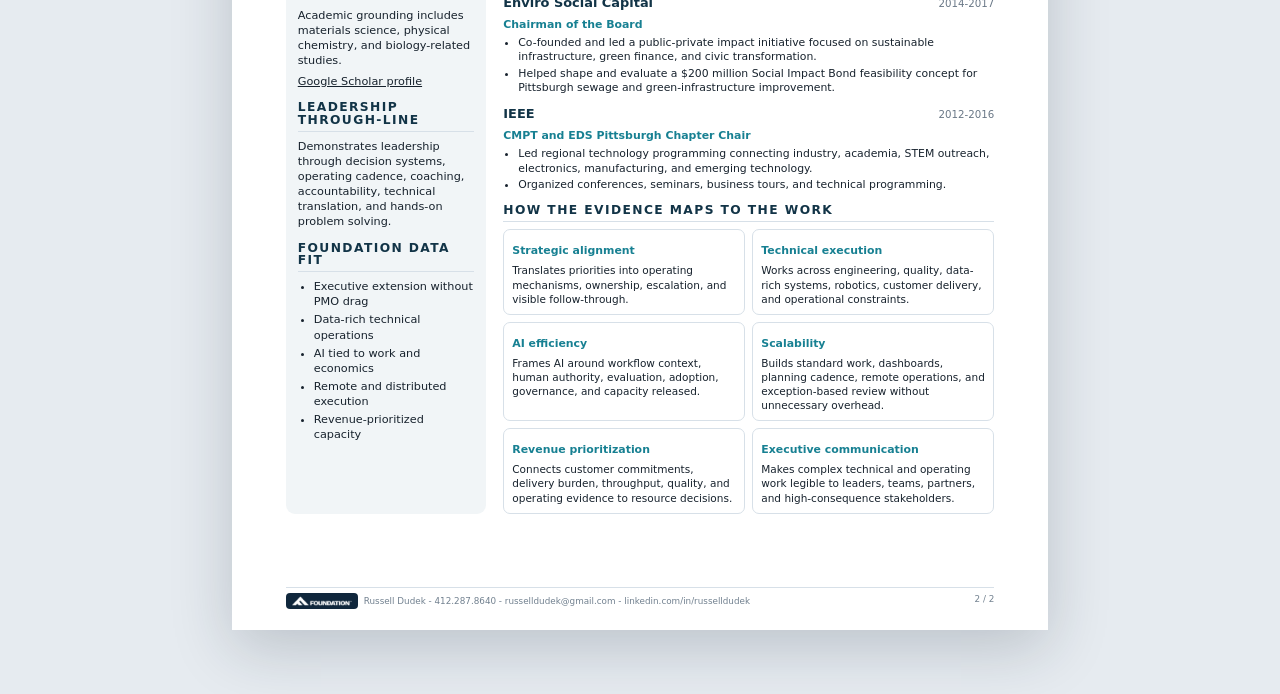
<file: resume.html>
<!doctype html><html lang="en"><head><meta charset="utf-8"><meta name="viewport" content="width=device-width,initial-scale=1"><title>Russell Dudek Resume | Foundation Data</title><meta name="description" content="Complete two-page browser-readable resume for Foundation Data Director of Operations with native PDF download."><link rel="stylesheet" href="documents.css"></head><body class="doc-body resume-doc"><nav class="doc-toolbar" aria-label="Document actions"><a href="index.html">Candidate Vision</a><a href="cover-letter.html">View Cover Letter</a><a class="primary" href="docs/Russell-Dudek-Foundation-Data-Resume.pdf" download="Russell-Dudek-Foundation-Data-Resume.pdf">Download PDF</a></nav><main class="doc-stack"><section class="print-page"><header class="doc-header"><div><h1 class="doc-name">Russell Dudek</h1><div class="doc-role">Director of Operations | AI-Enabled Execution | Data &amp; Product Operations</div></div><div class="doc-contact">Pittsburgh, Pennsylvania &middot; <a href="tel:+14122878640">412.287.8640</a><br><a href="mailto:russelldudek@gmail.com">russelldudek@gmail.com</a> &middot; <a href="https://www.linkedin.com/in/russelldudek">linkedin.com/in/russelldudek</a><br><a href="https://russelldudek.github.io/Foundation/">https://russelldudek.github.io/Foundation/</a></div></header>
<div class="summary"><strong>Operator-technologist who turns executive intent into visible, owned, measurable work.</strong> Builds the mechanisms between strategy and execution: portfolio prioritization, decision rights, cross-functional cadence, AI-enabled workflow design, dashboards, escalation, standard work, and evidence that changes resource allocation.</div>
<div class="resume-grid">
  <aside class="sidebar">
    <div class="doc-section"><h2>Role-Aligned Capabilities</h2><div class="cap-list"><span class="cap">Executive extension and strategic roadmaps</span><span class="cap">Data, analytics, product, and marketing alignment</span><span class="cap">Revenue and margin prioritization</span><span class="cap">AI-enabled capacity release</span><span class="cap">KPI, dashboard, and blocker visibility</span><span class="cap">Forecast and planning cadence</span><span class="cap">Technical-team translation</span><span class="cap">Remote cross-functional execution</span></div></div>
    <div class="doc-section"><h2>Operating Thesis</h2><p>Every strategic initiative should expose the customer decision it improves, its economic logic, one accountable owner, dependencies, capacity load, trust conditions, and the evidence that determines whether to accelerate, sequence, repair, or stop.</p></div>
    <div class="doc-section"><h2>Credentials</h2><ul><li>Google AI Essentials</li><li>IBM Enterprise Design Thinking Practitioner</li><li>Six Sigma Certification</li><li>OSHA 10</li></ul></div>
  </aside>
  <div>
    <div class="doc-section" style="margin-top:0"><h2>Selected Experience</h2>
      <div class="experience"><div class="experience-head"><h3>Vape-Jet</h3><span class="dates">2025-Present</span></div><div class="exp-title">Director of Operations</div><ul><li>Leads AI-first operating transformation across production, purchasing, quality, customer success, support, engineering issue flow, ERP/Odoo, Jira, HubSpot, Slack, telemetry, and AI-assisted workflows.</li><li>Connects factory, field, customer, and machine-fleet signals into prioritized work, earlier risk detection, cleaner handoffs, dashboards, standard work, training, and accountability.</li><li>Works in a software-enabled robotics and machine-vision environment with approximately 1,000 fielded robots informing support and operating feedback loops.</li><li>Builds lightweight systems that expose recurring quality, machine, customer, and process issues before they become executive surprises.</li></ul></div>
      <div class="experience"><div class="experience-head"><h3>Amazon</h3><span class="dates">2014-2018</span></div><div class="exp-title">Operations Management / Site Leader</div><ul><li>Led launch and execution for Amazon Prime Pittsburgh in a 24/7 customer-backward environment supporting approximately five million second-day orders annually.</li><li>Built leadership routines, labor planning, throughput visibility, escalation paths, standard work, and operating mechanisms across safety, quality, customer experience, and team engagement.</li><li>Served on the Amazon Prime Now launch team with Whole Foods and applied Lean and Gemba methods to frontline execution.</li><li>Contributed to logistics innovation through Prime Air research and Amazon Flex geolocation concepts.</li></ul></div>
      <div class="experience"><div class="experience-head"><h3>Compunetics</h3><span class="dates">2000-2013</span></div><div class="exp-title">Director of Operations and Engineering Management</div><ul><li>Progressed through R&amp;D program management, production management, strategic acquisition, operations management, and director-level leadership.</li><li>Led engineering, manufacturing, quality, customer delivery, and complex technical programs in advanced electronics and high-reliability environments.</li><li>Built quality systems, standard work, root-cause practices, performance measures, and process controls.</li><li>Collaborated with high-consequence customers and partners including DoD, CERN, Intel, and AMD.</li></ul></div>
      <div class="experience"><div class="experience-head"><h3>DudeWorth</h3><span class="dates">2017-Present</span></div><div class="exp-title">Founder / AI and Automation Advisor</div><ul><li>Develops AI-readiness and opportunity frameworks that assess value, feasibility, data readiness, governance, adoption burden, reuse, and time-to-value.</li><li>Designs agentic workflow patterns using structured context, retrieval, AI agents, human judgment, escalation, decision records, evaluation, and governance rails.</li><li>Advises on AI-enabled operations, logistics technology, warehouse automation, AMRs, ASRS, cobots, transportation systems, network analysis, and workflow design.</li></ul></div>
    </div>
  </div>
</div>
<div class="page-footer"><span class="footer-brand"><span class="footer-logo"><img src="assets/brand/foundation-data-logo-white-trimmed.webp" alt="Foundation Data"></span><span>Role-Aligned Resume - Foundation Data Director of Operations</span></span><span>1 / 2</span></div></section><section class="print-page"><header class="doc-header"><div><div class="doc-name">Russell Dudek</div><div class="doc-role">Director of Operations | AI-Enabled Execution | Data &amp; Product Operations</div></div><div class="doc-contact">Pittsburgh, Pennsylvania &middot; <a href="tel:+14122878640">412.287.8640</a><br><a href="mailto:russelldudek@gmail.com">russelldudek@gmail.com</a> &middot; <a href="https://www.linkedin.com/in/russelldudek">linkedin.com/in/russelldudek</a><br><a href="https://russelldudek.github.io/Foundation/">https://russelldudek.github.io/Foundation/</a></div></header>
<div class="resume-grid">
  <aside class="sidebar">
    <div class="doc-section"><h2>Technical Toolkit</h2><ul><li>Agentic AI and LLM workflows</li><li>RAG patterns and human-in-the-loop design</li><li>Python, SQL, JavaScript, TensorFlow</li><li>Tableau</li><li>ERP/Odoo workflows</li><li>Jira, Confluence, HubSpot, Slack</li><li>GIS and mapping workflows</li></ul></div>
    <div class="doc-section"><h2>Education</h2><p><b>University of Pittsburgh</b><br>Bachelor of Science</p><p>Academic grounding includes materials science, physical chemistry, and biology-related studies.</p><p><a href="https://scholar.google.com/citations?user=yHQSVd8AAAAJ&amp;hl=en">Google Scholar profile</a></p></div>
    <div class="doc-section"><h2>Leadership Through-Line</h2><p>Demonstrates leadership through decision systems, operating cadence, coaching, accountability, technical translation, and hands-on problem solving.</p></div>
    <div class="doc-section"><h2>Foundation Data Fit</h2><ul><li>Executive extension without PMO drag</li><li>Data-rich technical operations</li><li>AI tied to work and economics</li><li>Remote and distributed execution</li><li>Revenue-prioritized capacity</li></ul></div>
  </aside>
  <div>
    <div class="doc-section" style="margin-top:0"><h2>Complementary Experience</h2>
      <div class="experience"><div class="experience-head"><h3>Cardinal Building Products</h3><span class="dates">2021-2023</span></div><div class="exp-title">Regional Director</div><ul><li>Built the company's first remote regional operation.</li><li>Modernized distributed customer, CRM, commercial, fulfillment, logistics, digital marketing, SEO, and online-buying workflows.</li><li>Advanced AI-enhanced transportation-management and route-planning concepts.</li></ul></div>
      <div class="experience"><div class="experience-head"><h3>ZeusVu</h3><span class="dates">2018-2022</span></div><div class="exp-title">Chief Pilot, Autonomous Systems and Aerial Data Operations</div><ul><li>Led regulated drone operations across medical, energy, logistics, real-estate, and restricted-airspace contexts with a 100% safety record and no FAA incidents.</li><li>Developed TensorFlow-based concepts for automated aerial inventory and computer-vision-enabled field intelligence.</li><li>Designed medical drone delivery and chain-of-custody concepts connecting technology, risk, stakeholders, and governed execution.</li></ul></div>
      <div class="experience"><div class="experience-head"><h3>Enviro Social Capital</h3><span class="dates">2014-2017</span></div><div class="exp-title">Chairman of the Board</div><ul><li>Co-founded and led a public-private impact initiative focused on sustainable infrastructure, green finance, and civic transformation.</li><li>Helped shape and evaluate a $200 million Social Impact Bond feasibility concept for Pittsburgh sewage and green-infrastructure improvement.</li></ul></div>
      <div class="experience"><div class="experience-head"><h3>IEEE</h3><span class="dates">2012-2016</span></div><div class="exp-title">CMPT and EDS Pittsburgh Chapter Chair</div><ul><li>Led regional technology programming connecting industry, academia, STEM outreach, electronics, manufacturing, and emerging technology.</li><li>Organized conferences, seminars, business tours, and technical programming.</li></ul></div>
    </div>
    <div class="doc-section"><h2>How the Evidence Maps to the Work</h2><div class="proof-grid">
      <div class="proof"><b>Strategic alignment</b><p>Translates priorities into operating mechanisms, ownership, escalation, and visible follow-through.</p></div>
      <div class="proof"><b>Technical execution</b><p>Works across engineering, quality, data-rich systems, robotics, customer delivery, and operational constraints.</p></div>
      <div class="proof"><b>AI efficiency</b><p>Frames AI around workflow context, human authority, evaluation, adoption, governance, and capacity released.</p></div>
      <div class="proof"><b>Scalability</b><p>Builds standard work, dashboards, planning cadence, remote operations, and exception-based review without unnecessary overhead.</p></div>
      <div class="proof"><b>Revenue prioritization</b><p>Connects customer commitments, delivery burden, throughput, quality, and operating evidence to resource decisions.</p></div>
      <div class="proof"><b>Executive communication</b><p>Makes complex technical and operating work legible to leaders, teams, partners, and high-consequence stakeholders.</p></div>
    </div></div>
  </div>
</div>
<div class="page-footer"><span class="footer-brand"><span class="footer-logo"><img src="assets/brand/foundation-data-logo-white-trimmed.webp" alt="Foundation Data"></span><span>Russell Dudek - 412.287.8640 - russelldudek@gmail.com - linkedin.com/in/russelldudek</span></span><span>2 / 2</span></div></section></main></body></html>
</file>
<file: documents.css>
:root{--ink:#17222d;--muted:#5f6f80;--line:#d7e0e8;--navy:#07172e;--blue:#237ff0;--teal:#178092;--cyan:#6be0d3;--paper:#fff;--canvas:#e6ebf0;--soft:#f2f6f8}*{box-sizing:border-box}html{background:var(--canvas)}body{margin:0;color:var(--ink);background:var(--canvas);font-family:"Aptos","Avenir Next","Segoe UI",system-ui,sans-serif;line-height:1.38}a{color:inherit}.doc-toolbar{position:sticky;top:0;z-index:40;display:flex;justify-content:center;gap:10px;flex-wrap:wrap;padding:12px 16px;background:rgba(7,23,46,.97);backdrop-filter:blur(14px);border-bottom:1px solid rgba(255,255,255,.1)}.doc-toolbar a{min-height:41px;display:inline-flex;align-items:center;justify-content:center;padding:8px 14px;border:1px solid rgba(255,255,255,.15);border-radius:9px;color:#f6fbff;text-decoration:none;font-size:13px;font-weight:780;background:rgba(255,255,255,.05)}.doc-toolbar a:hover,.doc-toolbar a:focus-visible{outline:none;border-color:rgba(107,224,211,.7);background:rgba(107,224,211,.12)}.doc-toolbar a.primary{background:var(--cyan);border-color:var(--cyan);color:#042b30;font-weight:900}.doc-stack{display:grid;gap:24px;justify-content:center;padding:28px 14px 64px}.print-page{position:relative;width:8.5in;min-height:11in;padding:.48in .56in .45in;background:var(--paper);box-shadow:0 18px 58px rgba(19,34,50,.2);overflow:visible}.doc-header{display:grid;grid-template-columns:1fr auto;gap:20px;align-items:end;padding-bottom:10px;margin-bottom:12px;border-bottom:3px solid #123447}.doc-name{margin:0;font-size:23pt;line-height:.95;font-weight:880;letter-spacing:-.045em}.doc-role{margin-top:5px;color:var(--teal);font-size:9.4pt;font-weight:880;letter-spacing:.07em;text-transform:uppercase}.doc-contact{text-align:right;color:#566576;font-size:7.35pt;line-height:1.42}.doc-contact a{text-decoration:none}.doc-kicker{color:var(--teal);font-size:7.3pt;font-weight:900;letter-spacing:.15em;text-transform:uppercase}.doc-title{margin:5px 0 7px;font-size:19.5pt;line-height:1.05;font-weight:880;letter-spacing:-.035em}.doc-subtitle{margin-bottom:12px;color:#5c6977;font-size:8.8pt}.doc-section{margin-top:12px}.doc-section h2{margin:0 0 7px;padding-bottom:4px;border-bottom:1px solid var(--line);color:#123447;font-size:9.2pt;line-height:1.05;letter-spacing:.115em;text-transform:uppercase}.doc-section h3{margin:0 0 4px;font-size:9.3pt;color:#123447}.doc-section p,.doc-section li{font-size:8.45pt;line-height:1.34}.doc-section p{margin:0 0 6px}.doc-section ul,.doc-section ol{margin:0;padding-left:16px}.doc-section li{margin-bottom:3px}.summary{padding:10px 12px;border-left:4px solid var(--teal);background:#eaf6f7;font-size:8.65pt;line-height:1.38}.summary strong{color:#123447}.resume-grid{display:grid;grid-template-columns:.87fr 2.13fr;gap:17px}.sidebar{padding:12px;border-radius:9px;background:#f1f5f7}.sidebar .doc-section:first-child{margin-top:0}.cap-list{display:grid;grid-template-columns:1fr;gap:5px}.cap{padding:5px 6px;border:1px solid #d7e0e7;border-radius:5px;background:#fff;font-size:7.7pt;font-weight:780}.experience{margin-bottom:10px}.experience-head{display:flex;justify-content:space-between;gap:10px;align-items:baseline}.experience-head h3{font-size:9.7pt}.dates{white-space:nowrap;color:#6a7887;font-size:7.7pt}.exp-title{margin:1px 0 4px;color:var(--teal);font-size:8.2pt;font-weight:800}.experience ul{margin:0;padding-left:15px}.experience li{font-size:8.15pt;line-height:1.31;margin-bottom:2.4px}.proof-grid{display:grid;grid-template-columns:repeat(2,1fr);gap:7px}.proof{padding:8px;border:1px solid var(--line);border-radius:7px}.proof b{color:var(--teal);font-size:8.2pt}.proof p{margin:3px 0 0;font-size:7.9pt}.letter-meta{margin:13px 0 17px;color:#596777;font-size:8.8pt;line-height:1.32}.letter-body p{margin:0 0 9px;font-size:9.2pt;line-height:1.43}.signature{margin-top:15px!important}.brief-grid{display:grid;grid-template-columns:repeat(2,1fr);gap:8px}.brief-card{padding:9px;border:1px solid var(--line);border-radius:8px;break-inside:avoid}.brief-card h3{font-size:8.65pt}.brief-card p,.brief-card li{font-size:8.05pt;line-height:1.31}.brief-card ul{margin:0;padding-left:14px}.table{width:100%;border-collapse:collapse;font-size:7.8pt;line-height:1.26}.table th{padding:6px 7px;background:#123447;color:#fff;text-align:left;font-size:7.45pt}.table td{padding:6px 7px;border:1px solid var(--line);vertical-align:top}.table.compact td{padding:5px 6px}.score-strip{display:grid;grid-template-columns:repeat(4,1fr);gap:1px;margin-top:8px;background:var(--line)}.score-strip div{padding:8px;background:#f7f9fb}.score-strip b{display:block;color:var(--teal);font-size:7.7pt}.score-strip span{display:block;margin-top:2px;color:#566778;font-size:7.6pt}.callout{margin:9px 0;padding:9px 11px;border-left:4px solid var(--teal);background:#eaf6f7;font-size:8.15pt}.flow-row{display:grid;grid-template-columns:repeat(5,1fr);gap:5px;margin:8px 0}.flow-row div{position:relative;padding:8px 6px;border:1px solid var(--line);border-radius:7px;background:#f7fafb;text-align:center;font-size:7.7pt;font-weight:800}.flow-row div:not(:last-child)::after{content:"";position:absolute;top:50%;right:-6px;width:6px;height:1px;background:#9eb1c1}.review-box{margin-bottom:7px;padding:8px;border:1px solid #cfd9e1;border-radius:7px}.review-box h3{margin:0 0 4px;color:#123447;font-size:8.4pt}.review-box p{margin:0;font-size:7.75pt}.page-footer{position:absolute;right:.56in;bottom:.22in;left:.56in;display:flex;justify-content:space-between;gap:12px;padding-top:5px;border-top:1px solid var(--line);color:#71808f;font-size:6.6pt}.footer-brand{display:flex;align-items:center;gap:6px}.footer-logo{display:inline-flex;align-items:center;padding:3px 6px;border-radius:4px;background:#10273c}.footer-logo img{display:block;width:60px;height:auto}.sheet-note{font-size:7pt;color:#748392}.source-list{columns:2;column-gap:20px}.source-list li{break-inside:avoid}.decision-record td{height:34px}.doc-stack .print-page:last-child{margin-bottom:0}@media(max-width:900px){.doc-stack{display:block}.print-page{width:min(100%,8.5in);min-height:auto;margin:0 auto 20px;overflow:visible}.page-footer{position:static;margin-top:20px}.doc-header{grid-template-columns:1fr}.doc-contact{text-align:left}.resume-grid{grid-template-columns:1fr}.sidebar{display:grid;grid-template-columns:repeat(2,1fr);gap:10px}.sidebar .doc-section{margin-top:0}.brief-grid{grid-template-columns:1fr 1fr}}@media(max-width:620px){.doc-toolbar{justify-content:stretch}.doc-toolbar a{flex:1 1 auto}.print-page{padding:28px 20px 38px}.sidebar,.brief-grid,.proof-grid,.score-strip,.flow-row{grid-template-columns:1fr}.contact-line{display:block}.experience-head{align-items:flex-start}.table{font-size:8.3pt}.table thead{display:none}.table tr{display:block;margin-bottom:9px;border:1px solid var(--line);border-radius:7px;overflow:hidden}.table td{display:grid;grid-template-columns:minmax(100px,.42fr) 1fr;border:0;border-bottom:1px solid var(--line)}.table td:last-child{border-bottom:0}.table td[data-label]::before{content:attr(data-label);font-weight:850;color:#123447}.doc-name{font-size:20pt}.doc-title{font-size:17pt}.source-list{columns:1}}@media(prefers-reduced-motion:reduce){*{scroll-behavior:auto!important;transition:none!important}}@media print{@page{size:Letter;margin:0}html,body{background:#fff}.doc-toolbar{display:none!important}.doc-stack{display:block;padding:0}.print-page{width:8.5in;height:11in;min-height:11in;margin:0;padding:.48in .56in .45in;box-shadow:none;overflow:hidden;break-after:page;page-break-after:always}.print-page:last-child{break-after:auto;page-break-after:auto}.page-footer{position:absolute}.resume-grid{grid-template-columns:.87fr 2.13fr}.sidebar{display:block}.brief-grid{grid-template-columns:repeat(2,1fr)}.score-strip{grid-template-columns:repeat(4,1fr)}.flow-row{grid-template-columns:repeat(5,1fr)}a{text-decoration:none}}
</file>
